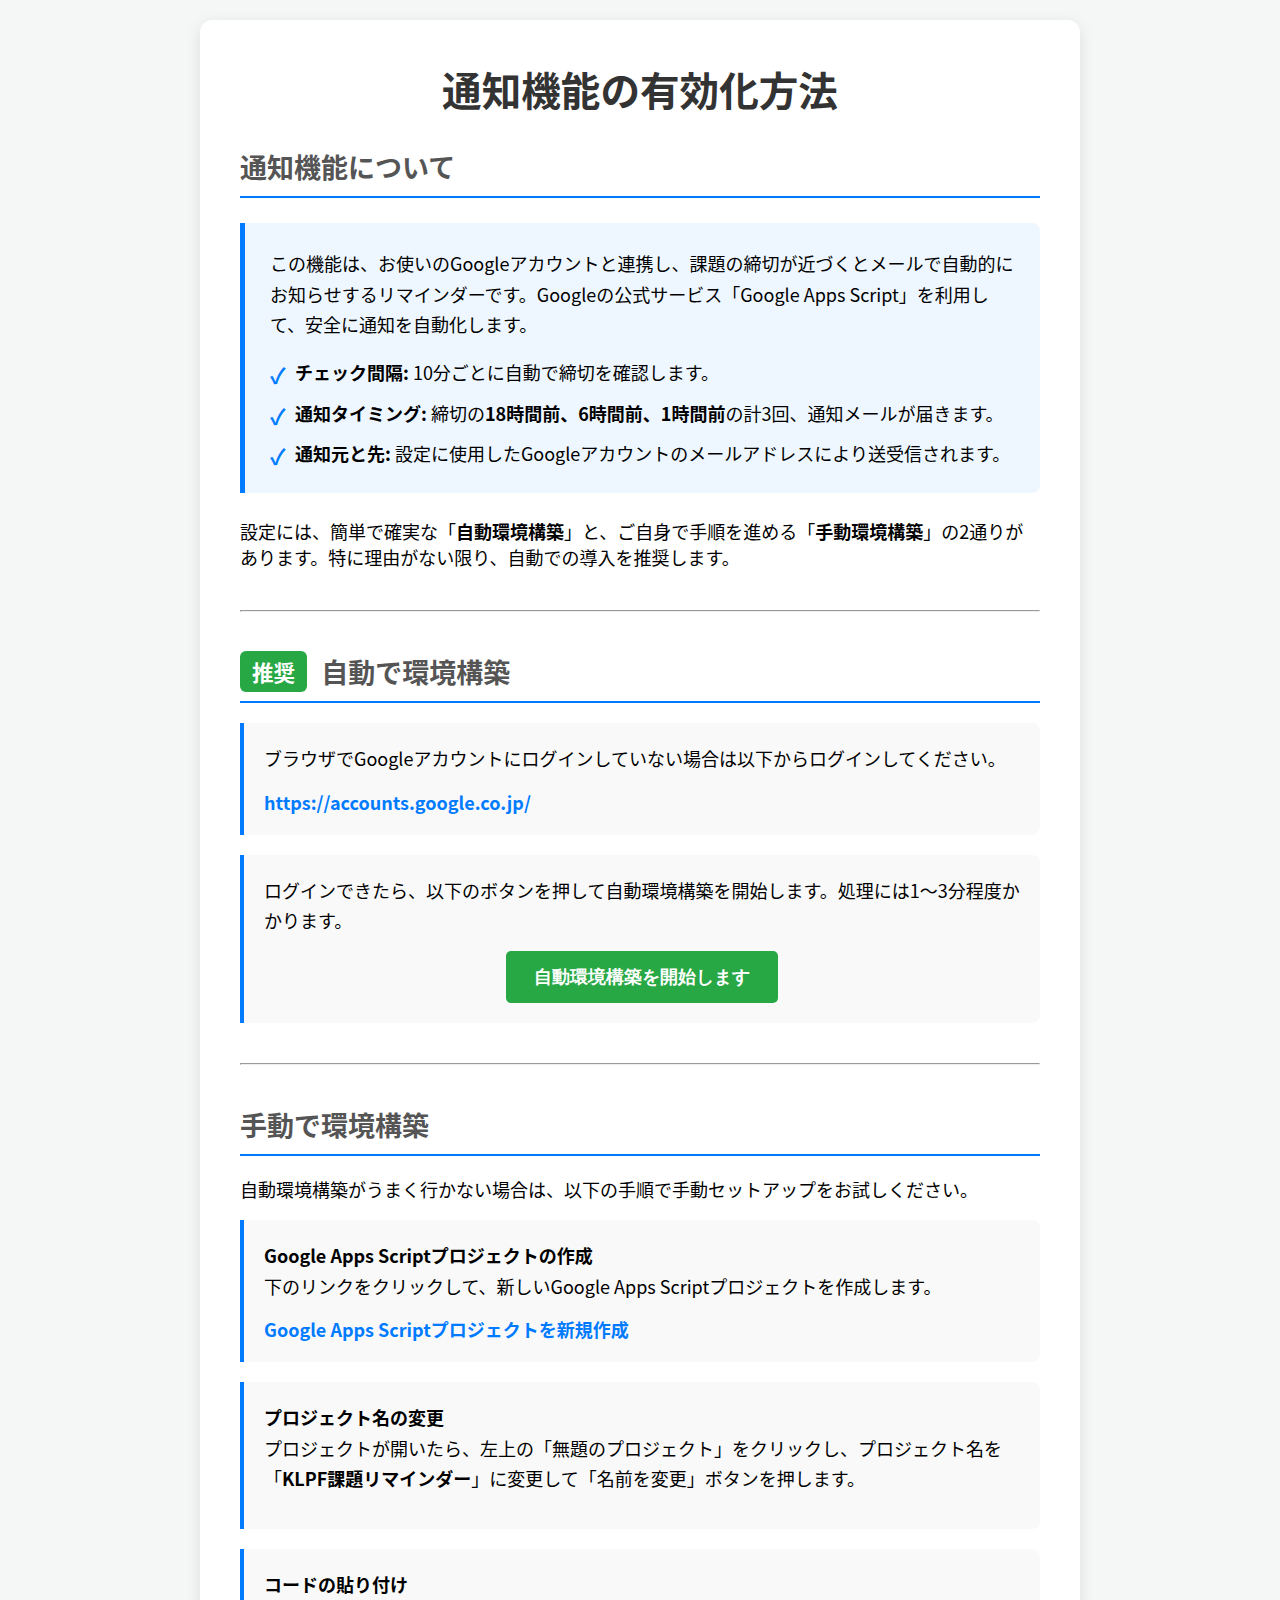
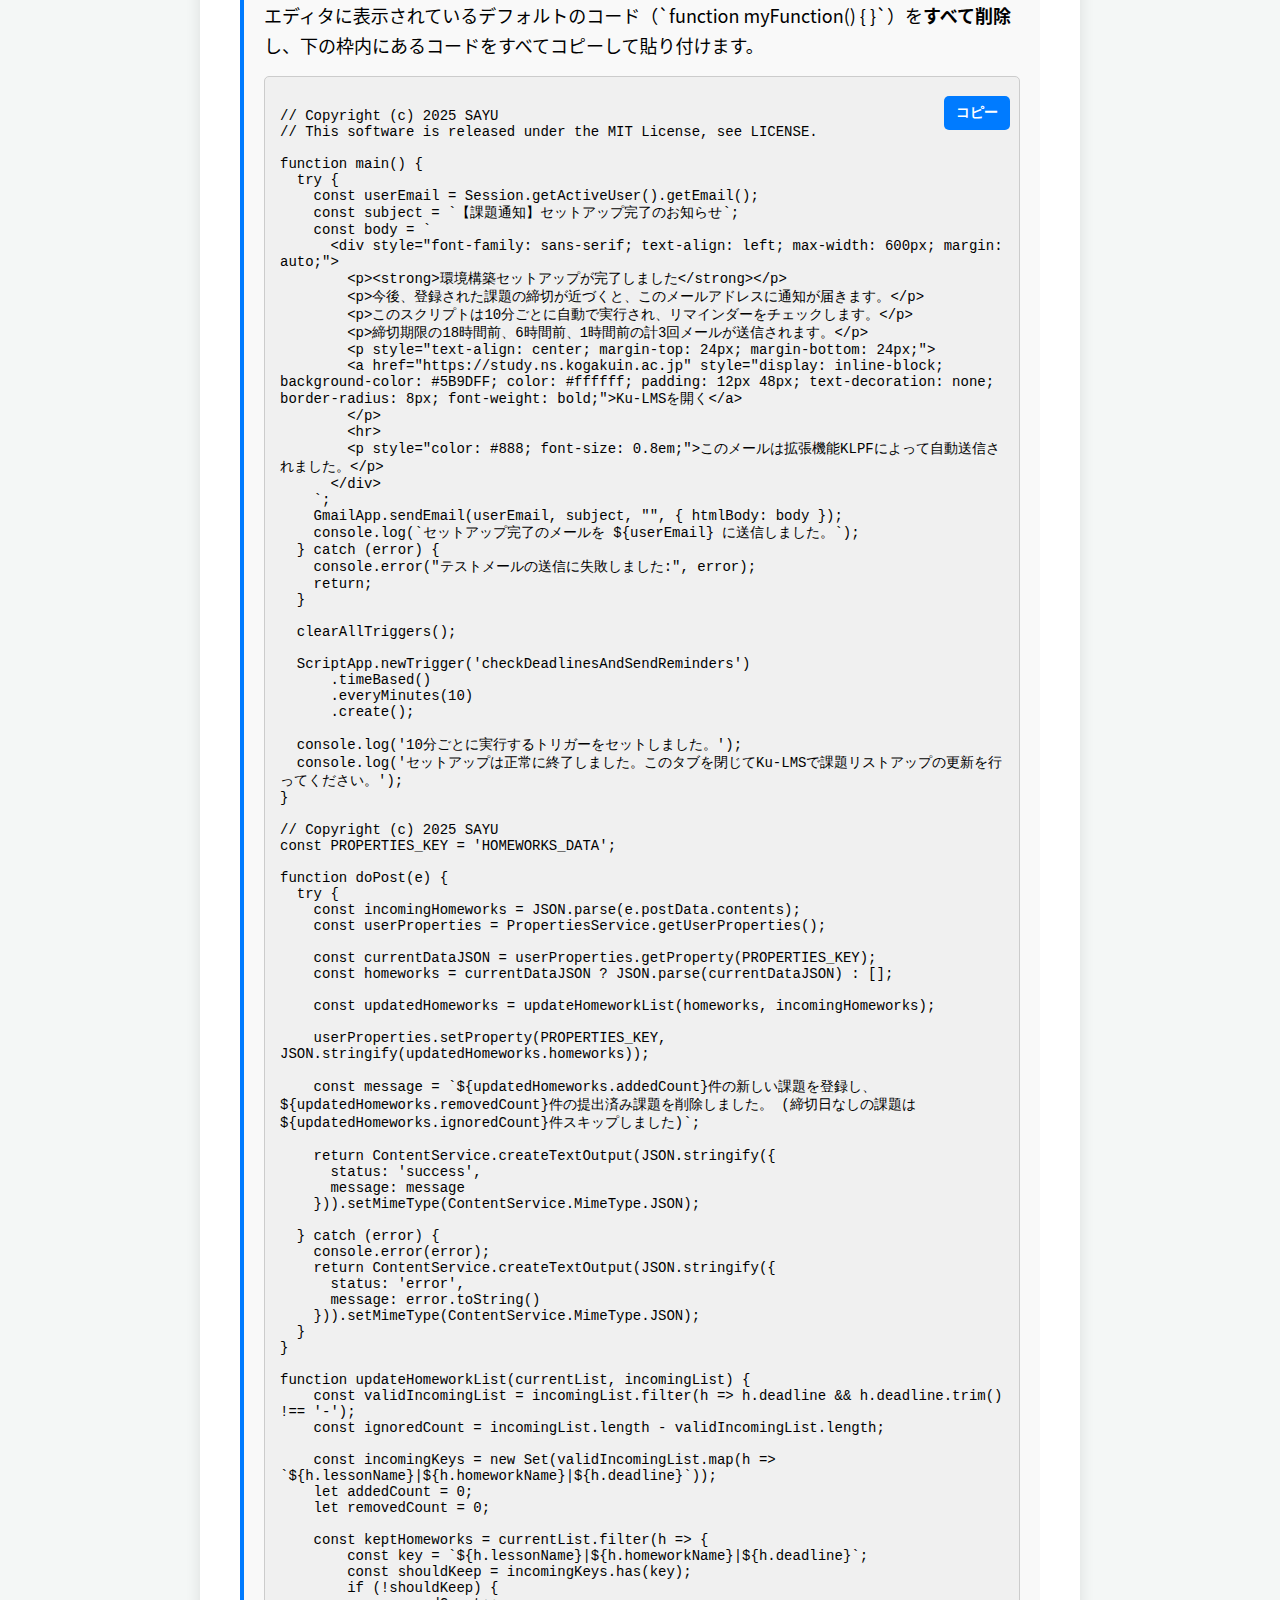
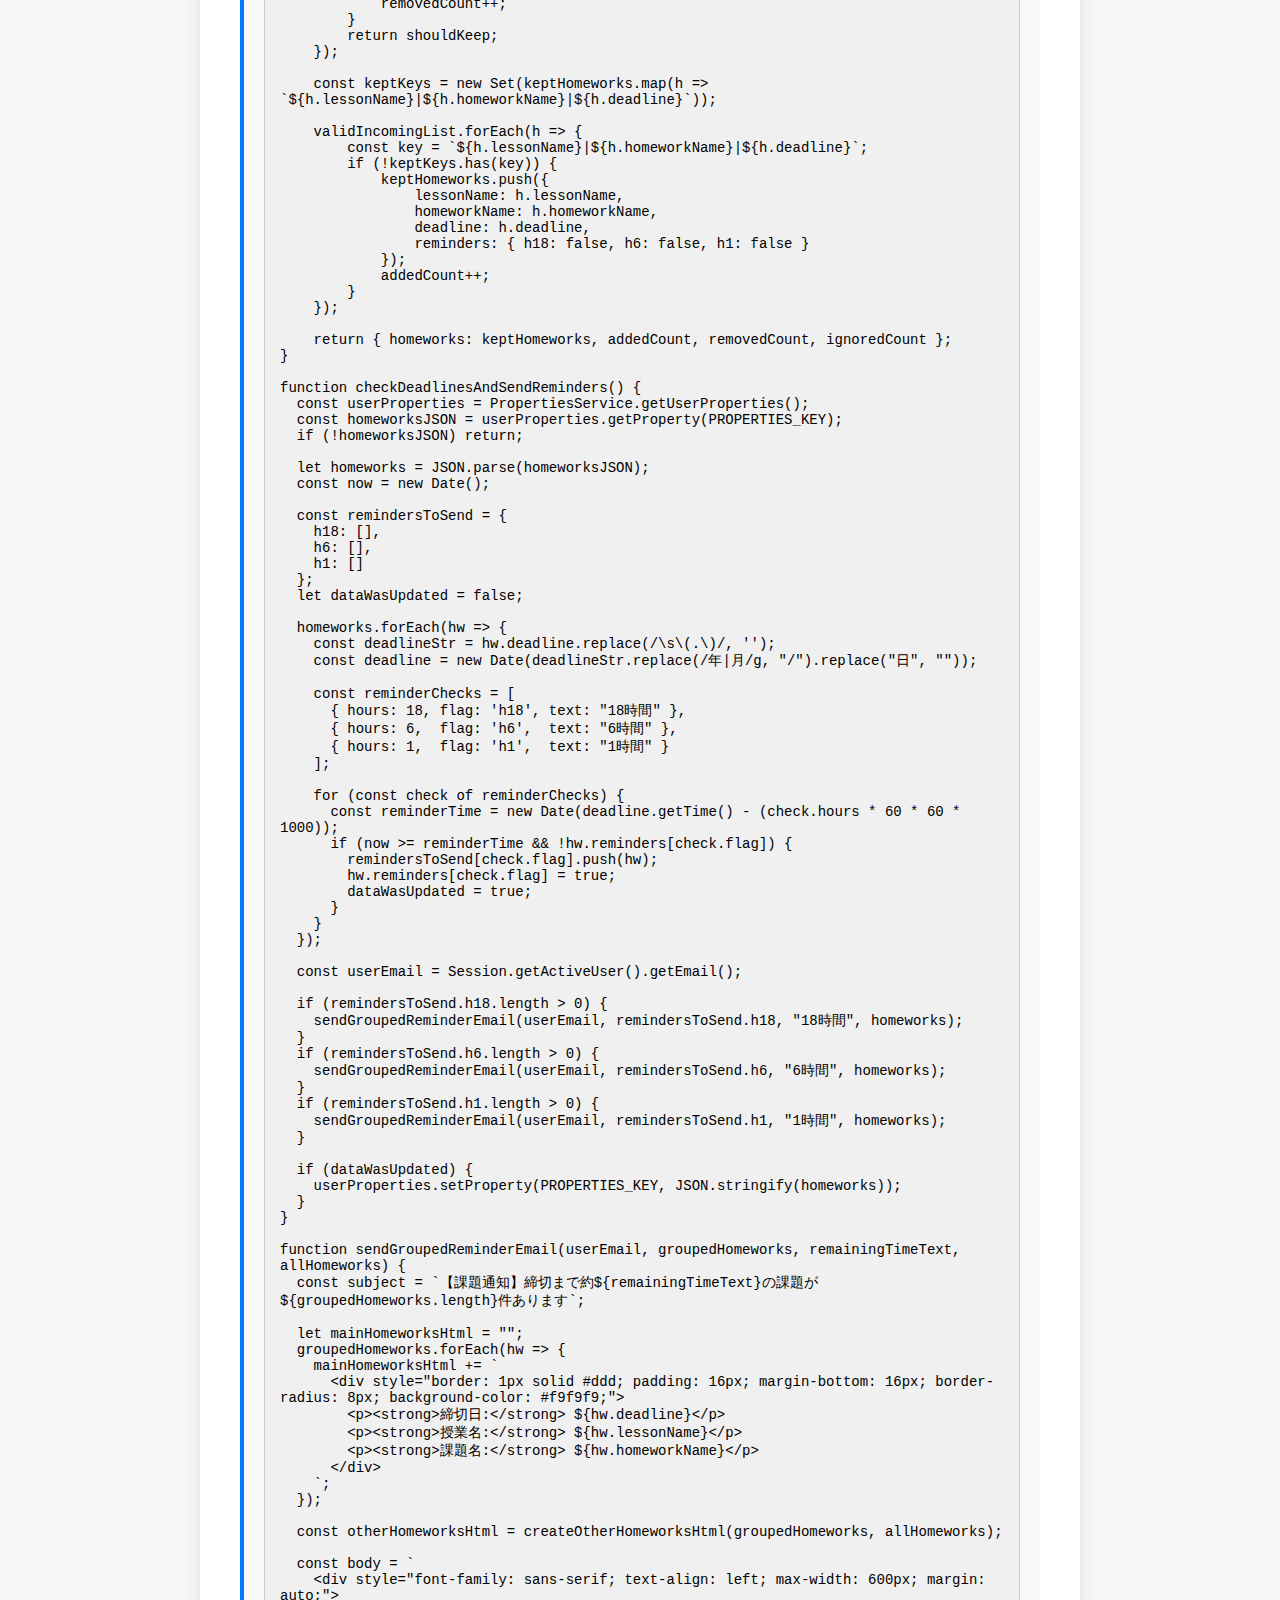
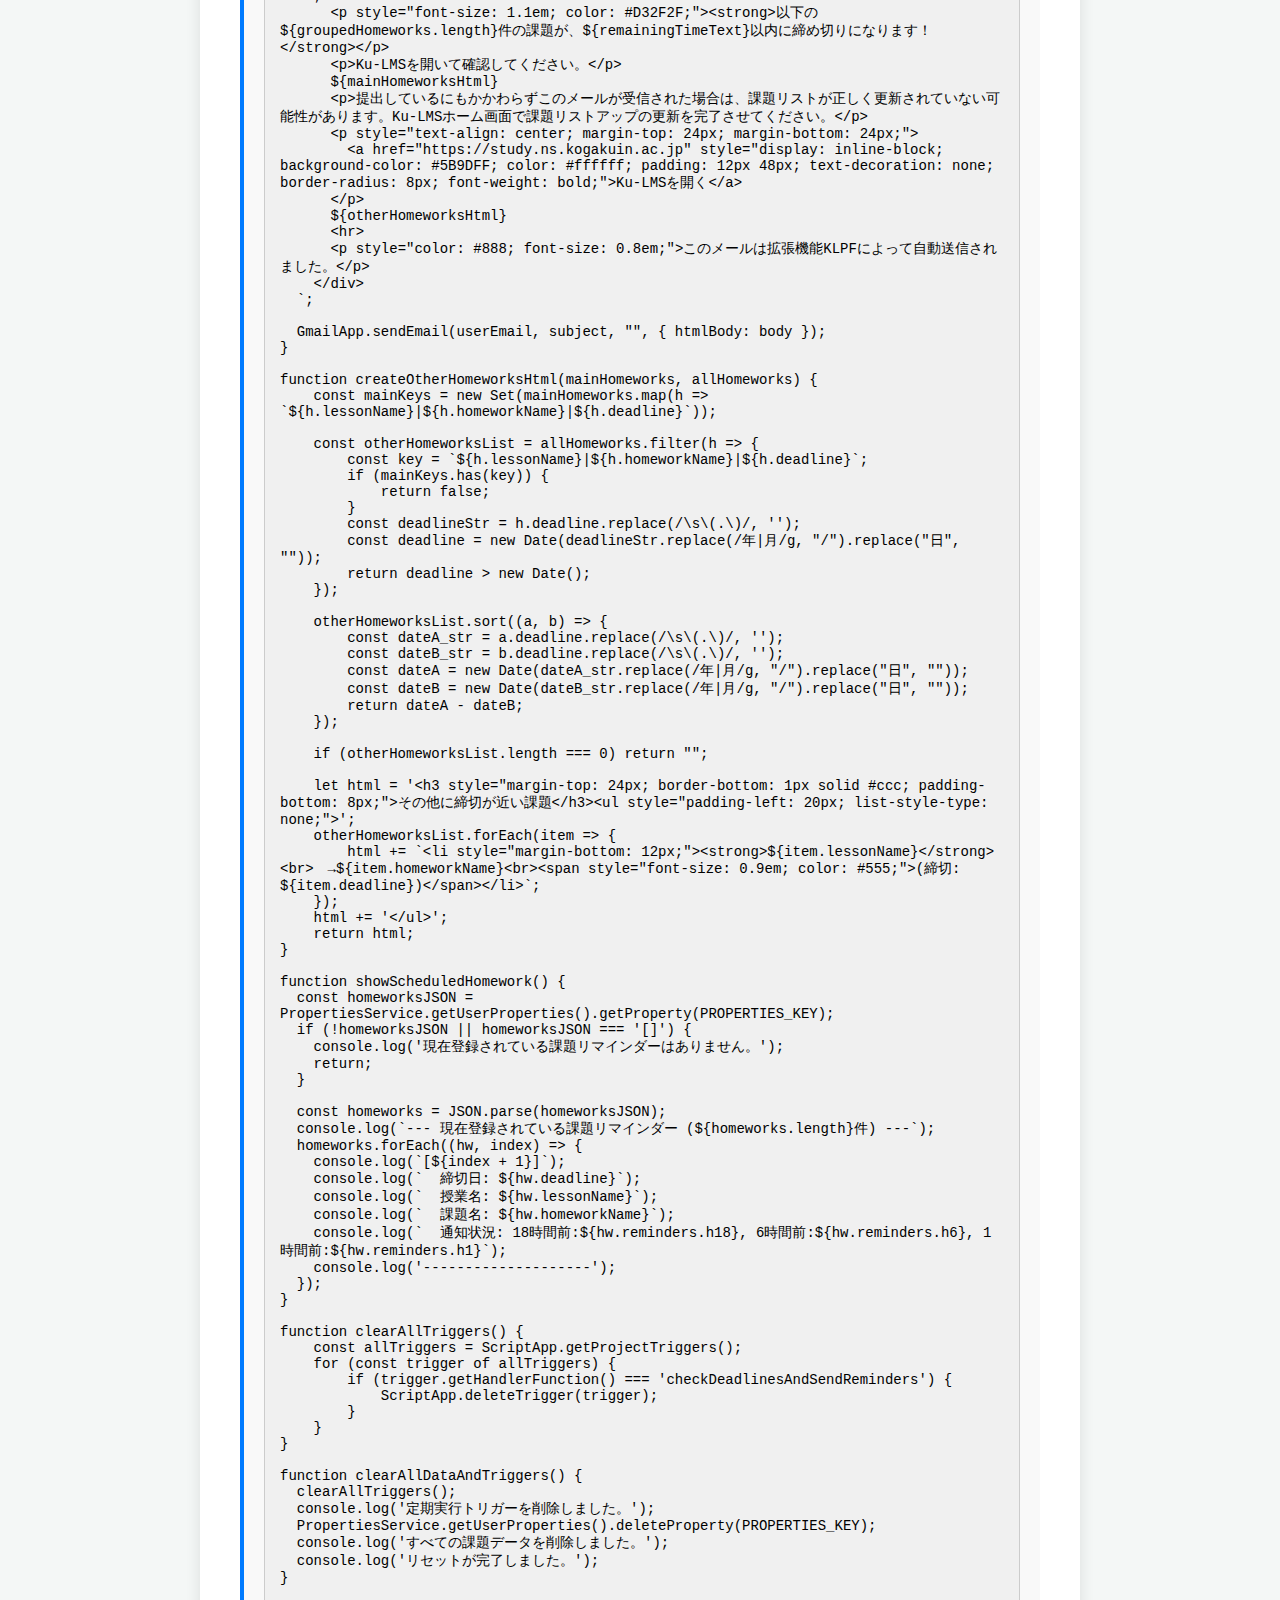
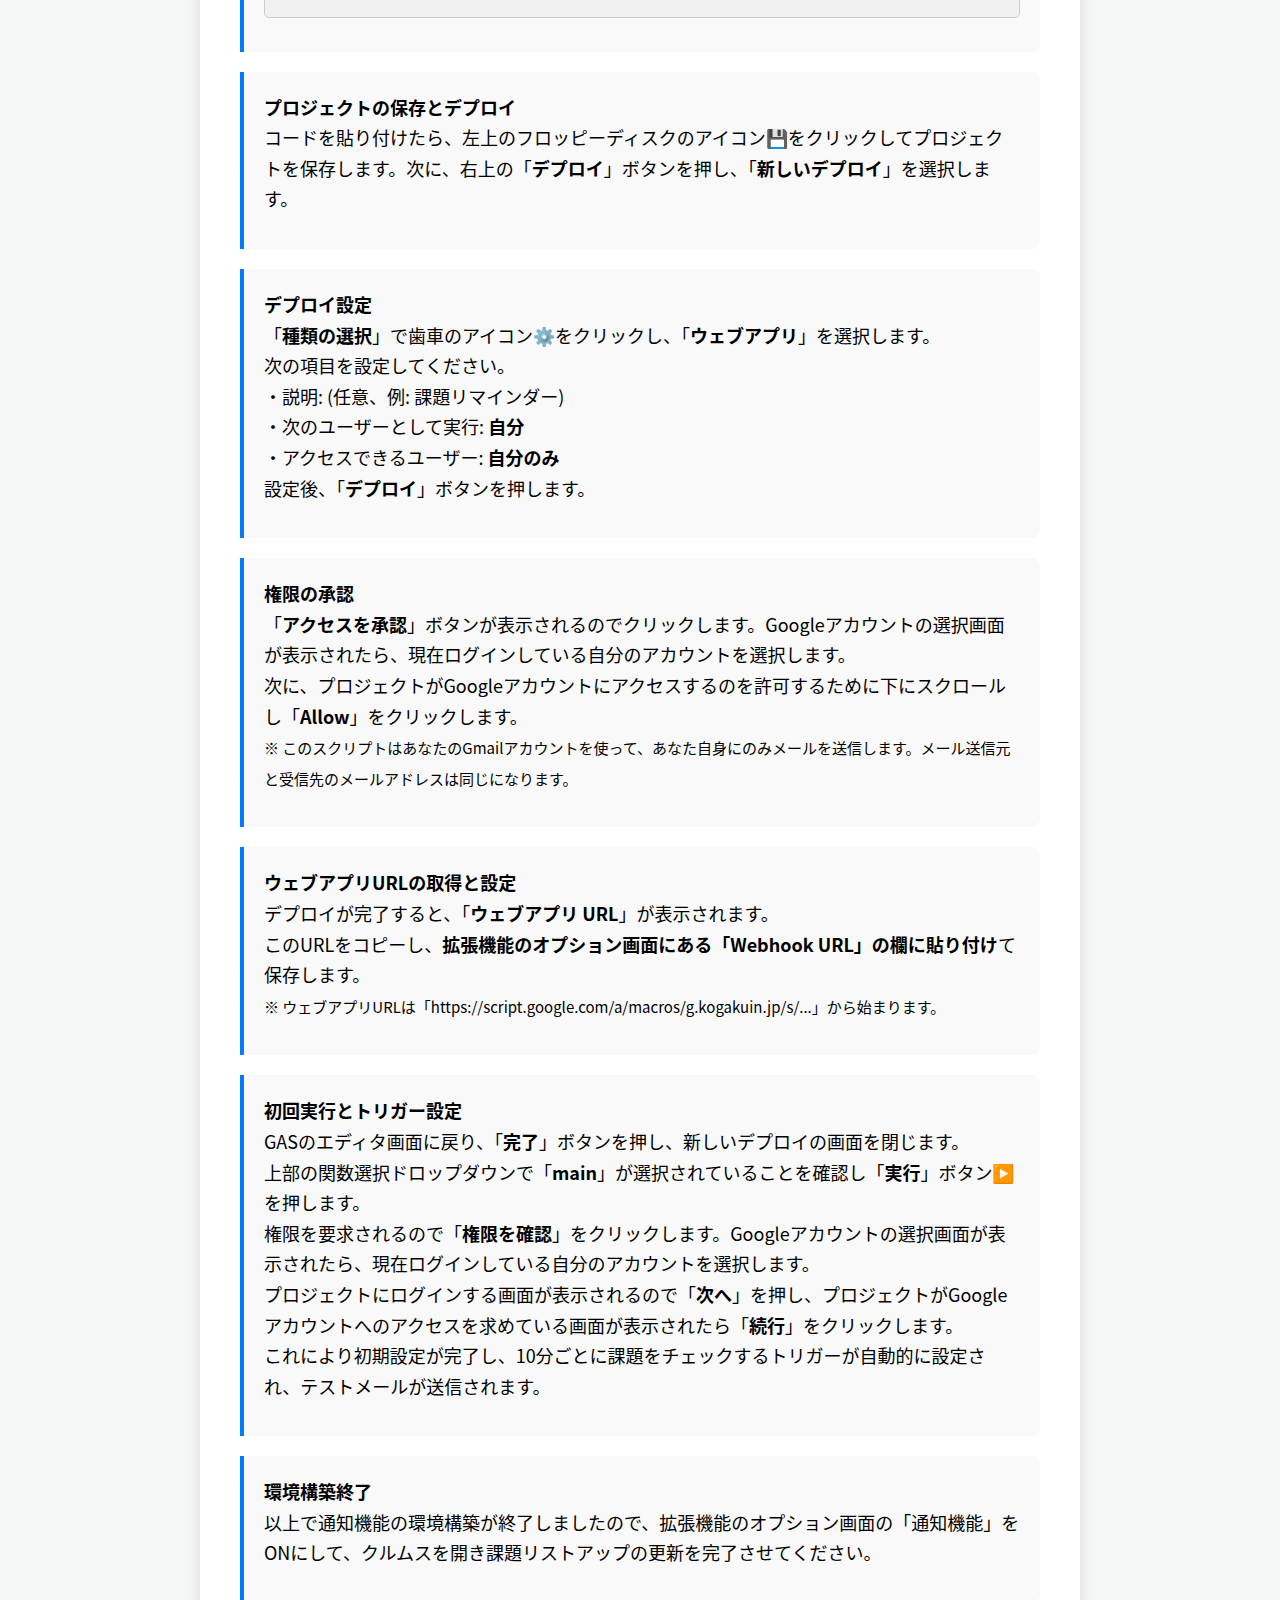
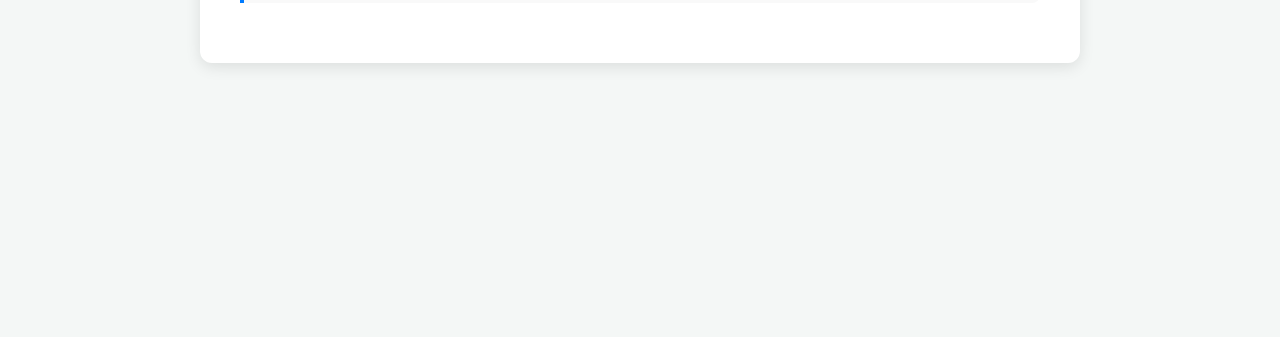
<file: gas/setupgas.html>
<!DOCTYPE html>
<html lang="ja">
<head>
    <meta charset="UTF-8">
    <meta name="viewport" content="width=device-width, initial-scale=1.0">
    <title>課題メール通知リマインダー</title>
    <link rel="stylesheet" href="setupgas.css">
</head>
<body>

    <div class="container">
        <h1>通知機能の有効化方法</h1>

        <h2>通知機能について</h2>
        
        <div class="notification-info">
            <p>この機能は、お使いのGoogleアカウントと連携し、課題の締切が近づくとメールで自動的にお知らせするリマインダーです。Googleの公式サービス「Google Apps Script」を利用して、安全に通知を自動化します。</p>
            <ul>
                <li><strong>チェック間隔:</strong> 10分ごとに自動で締切を確認します。</li>
                <li><strong>通知タイミング:</strong> 締切の<strong>18時間前、6時間前、1時間前</strong>の計3回、通知メールが届きます。</li>
                <li><strong>通知元と先:</strong> 設定に使用したGoogleアカウントのメールアドレスにより送受信されます。</li>
            </ul>
        </div>

        <p>設定には、簡単で確実な「<strong>自動環境構築</strong>」と、ご自身で手順を進める「<strong>手動環境構築</strong>」の2通りがあります。特に理由がない限り、自動での導入を推奨します。</p>

        <hr style="margin: 40px 0;">
        
        <h2><span class="recommended-badge">推奨</span> 自動で環境構築</h2>
        
        <ol class="steps">
            <li>
                <p>ブラウザでGoogleアカウントにログインしていない場合は以下からログインしてください。</p>
                <a href="https://accounts.google.co.jp/" target="_blank" rel="noopener noreferrer">
                    https://accounts.google.co.jp/
                </a>
            </li>
            <li>
                <p>ログインできたら、以下のボタンを押して自動環境構築を開始します。処理には1〜3分程度かかります。</p>
                <button id="setup-button">自動環境構築を開始します</button>
            </li>
        </ol>

        <hr style="margin: 40px 0;">

        <h2>手動で環境構築</h2>
        <p>自動環境構築がうまく行かない場合は、以下の手順で手動セットアップをお試しください。</p>
        <ol class="steps">
            <li>
                <p><strong>Google Apps Scriptプロジェクトの作成</strong><br>
                下のリンクをクリックして、新しいGoogle Apps Scriptプロジェクトを作成します。</p>
                <a href="https://script.google.com/home/projects/create" target="_blank" rel="noopener noreferrer">Google Apps Scriptプロジェクトを新規作成</a>
            </li>
            <li>
                <p><strong>プロジェクト名の変更</strong><br>
                プロジェクトが開いたら、左上の「無題のプロジェクト」をクリックし、プロジェクト名を「<strong>KLPF課題リマインダー</strong>」に変更して「名前を変更」ボタンを押します。</p>
            </li>
            <li>
                <p><strong>コードの貼り付け</strong><br>
                エディタに表示されているデフォルトのコード（`function myFunction() { }`）を<strong>すべて削除</strong>し、下の枠内にあるコードをすべてコピーして貼り付けます。</p>
                <div class="code-block-container">
                    <button id="copy-code-btn" class="copy-button">コピー</button>
                    <pre id="code-to-copy" style="background-color: #f0f0f0; border: 1px solid #ccc; padding: 15px; border-radius: 5px; white-space: pre-wrap; word-wrap: break-word; font-family: 'Courier New', Courier, monospace; font-size: 14px;"><code>
// Copyright (c) 2025 SAYU
// This software is released under the MIT License, see LICENSE.

function main() {
  try {
    const userEmail = Session.getActiveUser().getEmail();
    const subject = `【課題通知】セットアップ完了のお知らせ`;
    const body = `
      &lt;div style="font-family: sans-serif; text-align: left; max-width: 600px; margin: auto;"&gt;
        &lt;p&gt;&lt;strong&gt;環境構築セットアップが完了しました&lt;/strong&gt;&lt;/p&gt;
        &lt;p&gt;今後、登録された課題の締切が近づくと、このメールアドレスに通知が届きます。&lt;/p&gt;
        &lt;p&gt;このスクリプトは10分ごとに自動で実行され、リマインダーをチェックします。&lt;/p&gt;
        &lt;p&gt;締切期限の18時間前、6時間前、1時間前の計3回メールが送信されます。&lt;/p&gt;
        &lt;p style="text-align: center; margin-top: 24px; margin-bottom: 24px;"&gt;
        &lt;a href="https://study.ns.kogakuin.ac.jp" style="display: inline-block; background-color: #5B9DFF; color: #ffffff; padding: 12px 48px; text-decoration: none; border-radius: 8px; font-weight: bold;"&gt;Ku-LMSを開く&lt;/a&gt;
        &lt;/p&gt;
        &lt;hr&gt;
        &lt;p style="color: #888; font-size: 0.8em;"&gt;このメールは拡張機能KLPFによって自動送信されました。&lt;/p&gt;
      &lt;/div&gt;
    `;
    GmailApp.sendEmail(userEmail, subject, "", { htmlBody: body });
    console.log(`セットアップ完了のメールを ${userEmail} に送信しました。`);
  } catch (error) {
    console.error("テストメールの送信に失敗しました:", error);
    return;
  }

  clearAllTriggers();

  ScriptApp.newTrigger('checkDeadlinesAndSendReminders')
      .timeBased()
      .everyMinutes(10)
      .create();
  
  console.log('10分ごとに実行するトリガーをセットしました。');
  console.log('セットアップは正常に終了しました。このタブを閉じてKu-LMSで課題リストアップの更新を行ってください。');
}

// Copyright (c) 2025 SAYU
const PROPERTIES_KEY = 'HOMEWORKS_DATA'; 

function doPost(e) {
  try {
    const incomingHomeworks = JSON.parse(e.postData.contents);
    const userProperties = PropertiesService.getUserProperties();
    
    const currentDataJSON = userProperties.getProperty(PROPERTIES_KEY);
    const homeworks = currentDataJSON ? JSON.parse(currentDataJSON) : [];

    const updatedHomeworks = updateHomeworkList(homeworks, incomingHomeworks);

    userProperties.setProperty(PROPERTIES_KEY, JSON.stringify(updatedHomeworks.homeworks));

    const message = `${updatedHomeworks.addedCount}件の新しい課題を登録し、${updatedHomeworks.removedCount}件の提出済み課題を削除しました。 (締切日なしの課題は${updatedHomeworks.ignoredCount}件スキップしました)`;

    return ContentService.createTextOutput(JSON.stringify({
      status: 'success',
      message: message
    })).setMimeType(ContentService.MimeType.JSON);

  } catch (error) {
    console.error(error);
    return ContentService.createTextOutput(JSON.stringify({
      status: 'error',
      message: error.toString()
    })).setMimeType(ContentService.MimeType.JSON);
  }
}

function updateHomeworkList(currentList, incomingList) {
    const validIncomingList = incomingList.filter(h => h.deadline && h.deadline.trim() !== '‐');
    const ignoredCount = incomingList.length - validIncomingList.length;

    const incomingKeys = new Set(validIncomingList.map(h => `${h.lessonName}|${h.homeworkName}|${h.deadline}`));
    let addedCount = 0;
    let removedCount = 0;

    const keptHomeworks = currentList.filter(h => {
        const key = `${h.lessonName}|${h.homeworkName}|${h.deadline}`;
        const shouldKeep = incomingKeys.has(key);
        if (!shouldKeep) {
            removedCount++;
        }
        return shouldKeep;
    });

    const keptKeys = new Set(keptHomeworks.map(h => `${h.lessonName}|${h.homeworkName}|${h.deadline}`));

    validIncomingList.forEach(h => {
        const key = `${h.lessonName}|${h.homeworkName}|${h.deadline}`;
        if (!keptKeys.has(key)) {
            keptHomeworks.push({
                lessonName: h.lessonName,
                homeworkName: h.homeworkName,
                deadline: h.deadline,
                reminders: { h18: false, h6: false, h1: false } 
            });
            addedCount++;
        }
    });

    return { homeworks: keptHomeworks, addedCount, removedCount, ignoredCount };
}

function checkDeadlinesAndSendReminders() {
  const userProperties = PropertiesService.getUserProperties();
  const homeworksJSON = userProperties.getProperty(PROPERTIES_KEY);
  if (!homeworksJSON) return;

  let homeworks = JSON.parse(homeworksJSON);
  const now = new Date();
  
  const remindersToSend = {
    h18: [],
    h6: [],
    h1: []
  };
  let dataWasUpdated = false;

  homeworks.forEach(hw => {
    const deadlineStr = hw.deadline.replace(/\s\(.\)/, '');
    const deadline = new Date(deadlineStr.replace(/年|月/g, "/").replace("日", ""));
    
    const reminderChecks = [
      { hours: 18, flag: 'h18', text: "18時間" },
      { hours: 6,  flag: 'h6',  text: "6時間" },
      { hours: 1,  flag: 'h1',  text: "1時間" }
    ];

    for (const check of reminderChecks) {
      const reminderTime = new Date(deadline.getTime() - (check.hours * 60 * 60 * 1000));
      if (now >= reminderTime && !hw.reminders[check.flag]) {
        remindersToSend[check.flag].push(hw);
        hw.reminders[check.flag] = true;
        dataWasUpdated = true;
      }
    }
  });

  const userEmail = Session.getActiveUser().getEmail();

  if (remindersToSend.h18.length > 0) {
    sendGroupedReminderEmail(userEmail, remindersToSend.h18, "18時間", homeworks);
  }
  if (remindersToSend.h6.length > 0) {
    sendGroupedReminderEmail(userEmail, remindersToSend.h6, "6時間", homeworks);
  }
  if (remindersToSend.h1.length > 0) {
    sendGroupedReminderEmail(userEmail, remindersToSend.h1, "1時間", homeworks);
  }

  if (dataWasUpdated) {
    userProperties.setProperty(PROPERTIES_KEY, JSON.stringify(homeworks));
  }
}

function sendGroupedReminderEmail(userEmail, groupedHomeworks, remainingTimeText, allHomeworks) {
  const subject = `【課題通知】締切まで約${remainingTimeText}の課題が${groupedHomeworks.length}件あります`;
  
  let mainHomeworksHtml = "";
  groupedHomeworks.forEach(hw => {
    mainHomeworksHtml += `
      &lt;div style="border: 1px solid #ddd; padding: 16px; margin-bottom: 16px; border-radius: 8px; background-color: #f9f9f9;"&gt;
        &lt;p&gt;&lt;strong&gt;締切日:&lt;/strong&gt; ${hw.deadline}&lt;/p&gt;
        &lt;p&gt;&lt;strong&gt;授業名:&lt;/strong&gt; ${hw.lessonName}&lt;/p&gt;
        &lt;p&gt;&lt;strong&gt;課題名:&lt;/strong&gt; ${hw.homeworkName}&lt;/p&gt;
      &lt;/div&gt;
    `;
  });

  const otherHomeworksHtml = createOtherHomeworksHtml(groupedHomeworks, allHomeworks);

  const body = `
    &lt;div style="font-family: sans-serif; text-align: left; max-width: 600px; margin: auto;"&gt;
      &lt;p style="font-size: 1.1em; color: #D32F2F;"&gt;&lt;strong&gt;以下の${groupedHomeworks.length}件の課題が、${remainingTimeText}以内に締め切りになります！&lt;/strong&gt;&lt;/p&gt;
      &lt;p&gt;Ku-LMSを開いて確認してください。&lt;/p&gt;
      ${mainHomeworksHtml}
      &lt;p&gt;提出しているにもかかわらずこのメールが受信された場合は、課題リストが正しく更新されていない可能性があります。Ku-LMSホーム画面で課題リストアップの更新を完了させてください。&lt;/p&gt;
      &lt;p style="text-align: center; margin-top: 24px; margin-bottom: 24px;"&gt;
        &lt;a href="https://study.ns.kogakuin.ac.jp" style="display: inline-block; background-color: #5B9DFF; color: #ffffff; padding: 12px 48px; text-decoration: none; border-radius: 8px; font-weight: bold;"&gt;Ku-LMSを開く&lt;/a&gt;
      &lt;/p&gt;
      ${otherHomeworksHtml}
      &lt;hr&gt;
      &lt;p style="color: #888; font-size: 0.8em;"&gt;このメールは拡張機能KLPFによって自動送信されました。&lt;/p&gt;
    &lt;/div&gt;
  `;
  
  GmailApp.sendEmail(userEmail, subject, "", { htmlBody: body });
}

function createOtherHomeworksHtml(mainHomeworks, allHomeworks) {
    const mainKeys = new Set(mainHomeworks.map(h => `${h.lessonName}|${h.homeworkName}|${h.deadline}`));

    const otherHomeworksList = allHomeworks.filter(h => {
        const key = `${h.lessonName}|${h.homeworkName}|${h.deadline}`;
        if (mainKeys.has(key)) {
            return false;
        }
        const deadlineStr = h.deadline.replace(/\s\(.\)/, '');
        const deadline = new Date(deadlineStr.replace(/年|月/g, "/").replace("日", ""));
        return deadline > new Date();
    });

    otherHomeworksList.sort((a, b) => {
        const dateA_str = a.deadline.replace(/\s\(.\)/, '');
        const dateB_str = b.deadline.replace(/\s\(.\)/, '');
        const dateA = new Date(dateA_str.replace(/年|月/g, "/").replace("日", ""));
        const dateB = new Date(dateB_str.replace(/年|月/g, "/").replace("日", ""));
        return dateA - dateB;
    });

    if (otherHomeworksList.length === 0) return "";

    let html = '&lt;h3 style="margin-top: 24px; border-bottom: 1px solid #ccc; padding-bottom: 8px;"&gt;その他に締切が近い課題&lt;/h3&gt;&lt;ul style="padding-left: 20px; list-style-type: none;"&gt;';
    otherHomeworksList.forEach(item => {
        html += `&lt;li style="margin-bottom: 12px;"&gt;&lt;strong&gt;${item.lessonName}&lt;/strong&gt;&lt;br&gt;　→${item.homeworkName}&lt;br&gt;&lt;span style="font-size: 0.9em; color: #555;"&gt;(締切: ${item.deadline})&lt;/span&gt;&lt;/li&gt;`;
    });
    html += '&lt;/ul&gt;';
    return html;
}

function showScheduledHomework() {
  const homeworksJSON = PropertiesService.getUserProperties().getProperty(PROPERTIES_KEY);
  if (!homeworksJSON || homeworksJSON === '[]') {
    console.log('現在登録されている課題リマインダーはありません。');
    return;
  }
  
  const homeworks = JSON.parse(homeworksJSON);
  console.log(`--- 現在登録されている課題リマインダー (${homeworks.length}件) ---`);
  homeworks.forEach((hw, index) => {
    console.log(`[${index + 1}]`);
    console.log(`  締切日: ${hw.deadline}`);
    console.log(`  授業名: ${hw.lessonName}`);
    console.log(`  課題名: ${hw.homeworkName}`);
    console.log(`  通知状況: 18時間前:${hw.reminders.h18}, 6時間前:${hw.reminders.h6}, 1時間前:${hw.reminders.h1}`);
    console.log('--------------------');
  });
}

function clearAllTriggers() {
    const allTriggers = ScriptApp.getProjectTriggers();
    for (const trigger of allTriggers) {
        if (trigger.getHandlerFunction() === 'checkDeadlinesAndSendReminders') {
            ScriptApp.deleteTrigger(trigger);
        }
    }
}

function clearAllDataAndTriggers() {
  clearAllTriggers();
  console.log('定期実行トリガーを削除しました。');
  PropertiesService.getUserProperties().deleteProperty(PROPERTIES_KEY);
  console.log('すべての課題データを削除しました。');
  console.log('リセットが完了しました。');
}
                  </code></pre>
                </div>
            </li>
            <li>
                <p><strong>プロジェクトの保存とデプロイ</strong><br>
                コードを貼り付けたら、左上のフロッピーディスクのアイコン💾をクリックしてプロジェクトを保存します。次に、右上の「<strong>デプロイ</strong>」ボタンを押し、「<strong>新しいデプロイ</strong>」を選択します。</p>
            </li>
             <li>
                <p><strong>デプロイ設定</strong><br>
                「<strong>種類の選択</strong>」で歯車のアイコン⚙️をクリックし、「<strong>ウェブアプリ</strong>」を選択します。<br>次の項目を設定してください。<br>
                ・説明: (任意、例: 課題リマインダー)<br>
                ・次のユーザーとして実行: <strong>自分</strong><br>
                ・アクセスできるユーザー: <strong>自分のみ</strong><br>
                設定後、「<strong>デプロイ</strong>」ボタンを押します。</p>
            </li>
            <li>
                <p><strong>権限の承認</strong><br>
                「<strong>アクセスを承認</strong>」ボタンが表示されるのでクリックします。Googleアカウントの選択画面が表示されたら、現在ログインしている自分のアカウントを選択します。<br>
                次に、プロジェクトがGoogleアカウントにアクセスするのを許可するために下にスクロールし「<strong>Allow</strong>」をクリックします。<br>
                <small>※ このスクリプトはあなたのGmailアカウントを使って、あなた自身にのみメールを送信します。メール送信元と受信先のメールアドレスは同じになります。</small></p>
            </li>
            <li>
                <p><strong>ウェブアプリURLの取得と設定</strong><br>
                デプロイが完了すると、「<strong>ウェブアプリ URL</strong>」が表示されます。<br>このURLをコピーし、<strong>拡張機能のオプション画面にある「Webhook URL」の欄に貼り付け</strong>て保存します。<br>
                <small>※ ウェブアプリURLは「https://script.google.com/a/macros/g.kogakuin.jp/s/...」から始まります。</small></p>
            </li>
            <li>
                <p><strong>初回実行とトリガー設定</strong><br>
                GASのエディタ画面に戻り、「<strong>完了</strong>」ボタンを押し、新しいデプロイの画面を閉じます。<br>
                上部の関数選択ドロップダウンで「<strong>main</strong>」が選択されていることを確認し「<strong>実行</strong>」ボタン▶️を押します。<br>
                権限を要求されるので「<strong>権限を確認</strong>」をクリックします。Googleアカウントの選択画面が表示されたら、現在ログインしている自分のアカウントを選択します。<br>
                プロジェクトにログインする画面が表示されるので「<strong>次へ</strong>」を押し、プロジェクトがGoogleアカウントへのアクセスを求めている画面が表示されたら「<strong>続行</strong>」をクリックします。<br>
                これにより初期設定が完了し、10分ごとに課題をチェックするトリガーが自動的に設定され、テストメールが送信されます。</p>
            </li>
            <li>
                <p><strong>環境構築終了</strong><br>
                以上で通知機能の環境構築が終了しましたので、拡張機能のオプション画面の「通知機能」をONにして、クルムスを開き課題リストアップの更新を完了させてください。
                </p>
            </li>
        </ol>

    </div>

    <script src="setupgas.js"></script>
</body>
</html>
</file>
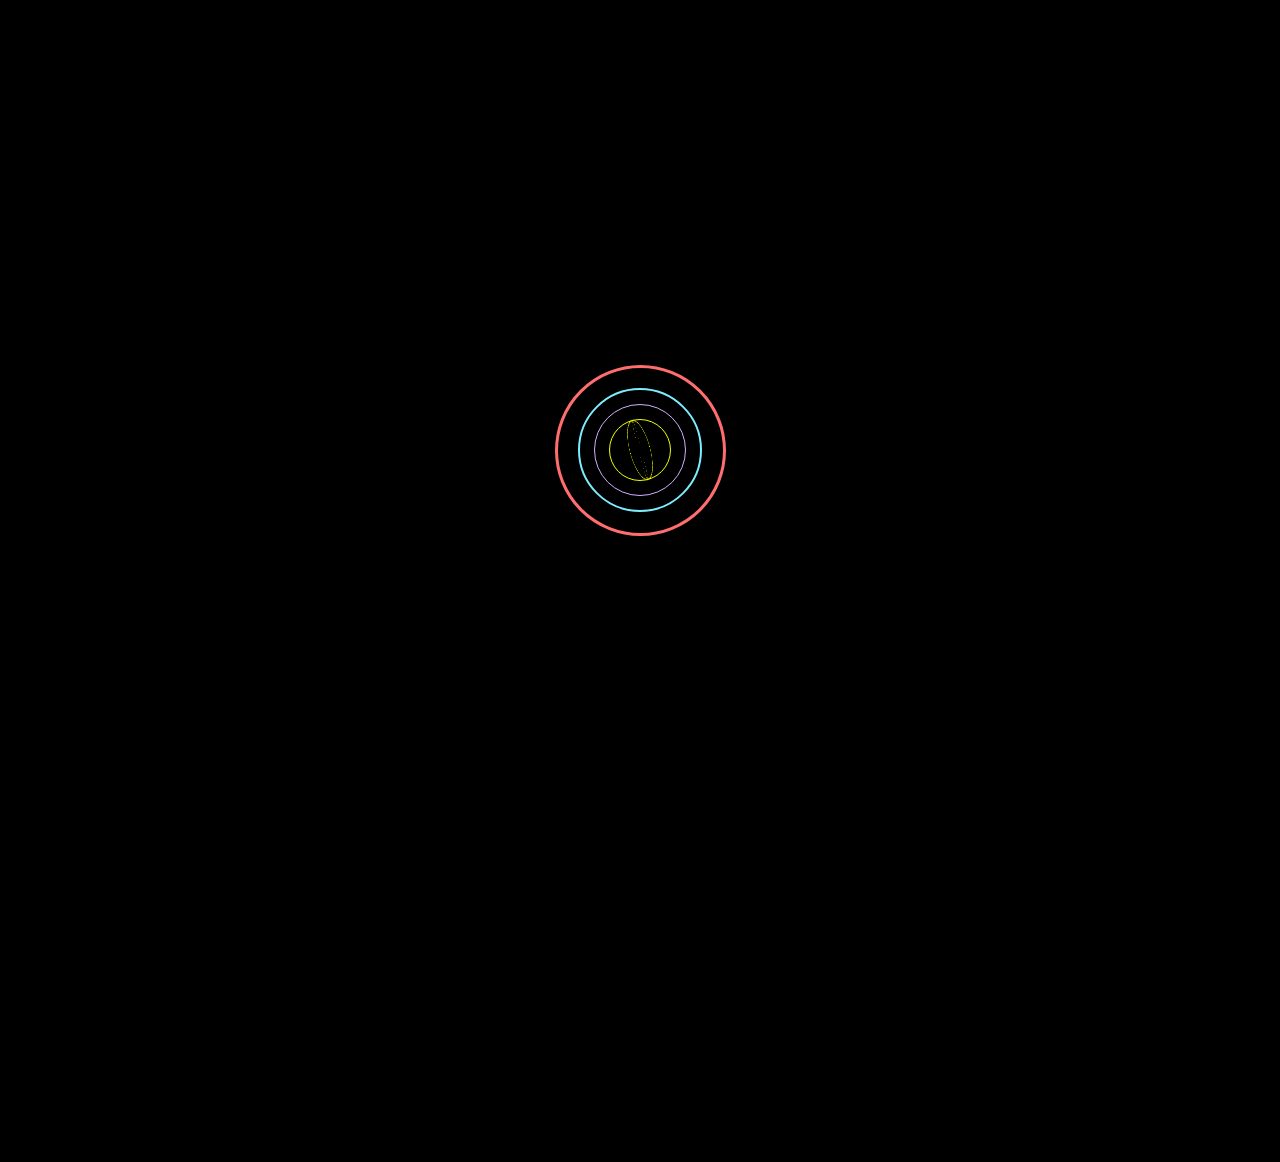
<file: setting/options.html>
<!DOCTYPE html>
<html lang="ja">
<head>
    <meta charset="UTF-8">
    <title>KLPF</title>
    <link rel="stylesheet" href="options.css">
</head>
<body>
    <div class="custom-cursor"></div>
    <div id="particle-canvas"></div>
    <div class="loading">
        <div class="orbit4 leo"></div>
        <div class="orbit3 leo"></div>
        <div class="orbit2 leo"></div>
        <div class="orbit1 w1 leo"></div>
        <div class="orbit1 w2 leo"></div>
        <div class="orbit1 w3 leo"></div>
    </div>

    <div class="settings-wrapper">

        <div class="container main-settings">
            <h1 class="box_color">KLPF</h1>

            <div id="update-notification" class="update-notification"></div>

            <div class="switch-container" title="Ku-LMS もしくは ku-port を開くと自動でログインされます。使用する場合は統合認証ユーザー名とパスワードを入力してください。">
                <span class="switch-label">自動ログイン</span>
                <label class="switch">
                    <input type="checkbox" id="auto-login">
                    <span class="slider"></span>
                </label>
            </div>

            <div class="switch-container" title="KuLMSで自動ログアウトされるのを無効化します。">
                <span class="switch-label">自動ログアウト無効</span>
                <label class="switch">
                    <input type="checkbox" id="logout-block">
                    <span class="slider"></span>
                </label>
            </div>
            
            <div class="switch-container" title="未提出課題、未実施テストをまとめてKu-LMSホーム画面に表示します。">
                <span class="switch-label">課題リストアップ</span>
                <label class="switch">
                    <input type="checkbox" id="home-work">
                    <span class="slider"></span>
                </label>
            </div>

            <div class="switch-container" title="Meet を開くと自動でカメラとマイクをオフにして参加します。">
                <span class="switch-label">Meetミュート参加</span>
                <label class="switch">
                    <input type="checkbox" id="auto-meet">
                    <span class="slider"></span>
                </label>
            </div>

            <div class="switch-container" title="クォーター、曜日、時間を選択し、Ku-LMSを開いておくと3分前に自動で出席ボタンを押しmeetに参加します。">
                <span class="switch-label">[β] 自動出席</span>
                <label class="switch">
                    <input type="checkbox" id="auto-attend">
                    <span class="slider"></span>
                </label>
            </div>

            <div class="switch-container" title="Ku-LMSで講義絞り込み機能の設定を記憶して自動で適用します。自動で履修中科目のみ表示するチェックボックスが追加されます。">
                <span class="switch-label">履修中科目のみ表示</span>
                <label class="switch">
                    <input type="checkbox" id="search-subject">
                    <span class="slider"></span>
                </label>
            </div>

            <div class="switch-container" title="教材ページで教材リンクの隣に一括開封のボタンを配置します。それをクリックするとそのリンクの中にある教材を自動で開き、参照済みにします。">
                <span class="switch-label">[β] 教材一括開封</span>
                <label class="switch">
                    <input type="checkbox" id="kyozai-open">
                    <span class="slider"></span>
                </label>
            </div>

            <div class="switch-container" title="Ku-LMSで右上に現在時刻と、授業開始もしくは終了までの時間が表示されます。">
                <span class="switch-label">授業時間表示</span>
                <label class="switch">
                    <input type="checkbox" id="show-time">
                    <span class="slider"></span>
                </label>
            </div>

            <div class="switch-container" title="Ku-LMSにダークモードのテーマを適用します。">
                <span class="switch-label">[β] ダークモード</span>
                <label class="switch">
                    <input type="checkbox" id="dark-mode">
                    <span class="slider"></span>
                </label>
            </div>

            <!--
                <div class="switch-container" title="-">
                    <span class="switch-label">[x] カスタムテーマ</span>
                    <label class="switch">
                        <input type="checkbox" id="custom-theme">
                        <span class="slider"></span>
                    </label>
                </div>
            -->

            <p id="status">設定が保存されました</p>
        </div>

        <div id="options-panel" class="options-panel">

            <div id="auto-login-options" class="options-group">
                <div class="container options-container">
                    <h2 class="gradient-label">自動ログイン設定</h2>
                    <label for="username">ユーザー名</label>
                    <input type="text" id="username" placeholder="ユーザー名を入力">
                    <label for="password">パスワード</label>
                    <input type="password" id="password" placeholder="パスワードを入力">
                </div>
            </div>

            <div id="auto-attend-options" class="options-group">
                <div class="container options-container attend-settings">
                    <h2 class="gradient-label">自動出席</h2>
                    <div class="inline-container">
                        <div>
                            <select id="class-term">
                                <option value="Q1">1Q</option>
                                <option value="Q2">2Q</option>
                                <option value="Q3">3Q</option>
                                <option value="Q4">4Q</option>
                                <option value="前期">前期</option>
                                <option value="後期">後期</option>
                            </select>
                        </div>
                        <div>
                            <select id="day-select">
                                <option value="1">月</option>
                                <option value="2">火</option>
                                <option value="3">水</option>
                                <option value="4">木</option>
                                <option value="5">金</option>
                                <option value="6">土</option>
                            </select>
                        </div>
                        <div>
                            <select id="class-period">
                                <option value="2限">2限</option>
                                <option value="3限">3限</option>
                                <option value="4限">4限</option>
                                <option value="5限">5限</option>
                            </select>
                        </div>
                    </div>
                    <label class="checkbox-wrapper">
                        <input type="checkbox" id="attend-button">
                        <div class="checkmark">
                            <svg stroke="currentColor" fill="none" viewBox="0 0 24 24">
                                <path stroke-linejoin="round" stroke-linecap="round" stroke-width="3" d="M20 6L9 17L4 12"></path>
                            </svg>
                        </div>
                        <span class="label">出席ボタン</span>
                    </label>
                    <label for="meet-id">Meet URL</label>
                    <input type="text" id="meet-id" placeholder="https://meet.google.com/xxx-xxxx-xxx">
                </div>
            </div>

            <div id="homework-options" class="options-group">
                <div class="container options-container">
                    <h2 class="gradient-label">課題リストアップ設定</h2>
                    <label class="checkbox-wrapper">
                        <input type="checkbox" id="homework-notification">
                        <div class="checkmark">
                            <svg stroke="currentColor" fill="none" viewBox="0 0 24 24">
                                <path stroke-linejoin="round" stroke-linecap="round" stroke-width="3" d="M20 6L9 17L4 12"></path>
                            </svg>
                        </div>
                        <span class="label">通知機能</span>
                    </label>
                    <label for="homework-webhook-url">Webhook URL</label>
                    <input type="text" id="homework-webhook-url" placeholder="https://script.google.com/a/macros/g.kogakuin.jp/s/...">
                    <a href="../gas/setupgas.html" target="_blank" rel="noopener noreferrer" style="color: rgb(220, 220, 220)">通知機能の有効化方法について</a>
                </div>
            </div>
        </div>
    </div>

    <script type="module" src="main.js"></script>

    <div id="validation-modal" class="modal-overlay">
        <div class="modal-content">
            <p id="modal-message"></p>
            <a id="modal-link" href="../gas/setupgas.html" target="_blank" rel="noopener noreferrer">詳しくはこちら</a>
            <button id="modal-close-button">閉じる</button>
        </div>
    </div>
</body>
</html>
</file>
<file: gas/setupgas.css>
/*
Copyright (c) 2024 SAYU
This software is released under the MIT License, see LICENSE.
*/

body {
    font-family: -apple-system, BlinkMacSystemFont, 'Segoe UI', Roboto, 'Hiragino Sans', 'Noto Sans CJK JP', 'Yu Gothic', Meiryo, sans-serif;
    background-color: #f4f7f6;
    margin: 0;
    padding: 20px;
    display: flex;
    justify-content: center;
    align-items: center;
    min-height: 100vh;
    box-sizing: border-box;
    font-size: 18px; 
}

.container {
    background-color: #ffffff;
    padding: 40px;
    border-radius: 12px;
    box-shadow: 0 4px 15px rgba(0, 0, 0, 0.1);
    max-width: 800px; 
    width: 100%;
}

h1 {
    color: #333;
    text-align: center;
    margin-top: 0;
    margin-bottom: 30px;
    font-size: 2.2em;
}

h2 {
    color: #555;
    border-bottom: 2px solid #007bff;
    padding-bottom: 10px;
    margin-bottom: 20px;
    font-size: 1.5em;
}

.steps {
    list-style: none;
    padding: 0;
}

.steps li {
    background-color: #f9f9f9;
    border-left: 4px solid #007bff;
    padding: 20px;
    margin-bottom: 20px;
    border-radius: 0 8px 8px 0;
}

.steps li p {
    margin: 0 0 15px 0;
    line-height: 1.7; 
}

a {
    color: #007bff;
    text-decoration: none;
    font-weight: bold;
    word-break: break-all;
}

a:hover {
    text-decoration: underline;
}

button {
    background-color: #28a745;
    color: white;
    border: none;
    padding: 14px 28px; 
    font-size: 18px; 
    font-weight: bold;
    border-radius: 5px;
    cursor: pointer;
    transition: background-color 0.3s ease;
    display: block;
    margin: 10px auto 0;
}

button:hover {
    background-color: #218838;
}

.code-block-container {
            position: relative;
}
.copy-button {
    position: absolute;
    top: 10px;
    right: 10px;
    padding: 8px 12px;
    background-color: #007bff;
    color: white;
    border: none;
    border-radius: 5px;
    cursor: pointer;
    font-size: 14px;
    font-weight: bold;
    transition: background-color 0.2s;
}
.copy-button:hover {
    background-color: #0056b3;
}
.copy-button.copied {
    background-color: #28a745;
}

.code-block-container {
    position: relative;
}
.copy-button {
    position: absolute;
    top: 10px;
    right: 10px;
    padding: 8px 12px;
    background-color: #007bff;
    color: white;
    border: none;
    border-radius: 5px;
    cursor: pointer;
    font-size: 14px;
    font-weight: bold;
    transition: background-color 0.2s;
}
.copy-button:hover {
    background-color: #0056b3;
}
.copy-button.copied {
    background-color: #28a745;
}

.notification-info {
    background-color: #eef7ff;
    border-left: 5px solid #007bff;
    padding: 25px;
    margin: 25px 0;
    border-radius: 0 8px 8px 0;
}

.notification-info p {
    margin-top: 0;
    line-height: 1.7;
}

.notification-info ul {
    list-style: none;
    padding-left: 0;
    margin-bottom: 0;
}

.notification-info li {
    padding-left: 25px;
    position: relative;
    margin-bottom: 12px;
    line-height: 1.6;
}

.notification-info li::before {
    content: '✓';
    position: absolute;
    left: 0;
    color: #007bff;
    font-weight: bold;
    font-size: 1.2em;
}

.notification-info li:last-child {
    margin-bottom: 0;
}

.recommended-badge {
    background-color: #28a745;
    color: #ffffff;
    padding: 5px 12px;
    border-radius: 6px;
    font-size: 0.8em;
    vertical-align: 2px;
    margin-right: 8px;
}
</file>
<file: setting/options.css>
/*
Copyright (c) 2024-2025 SAYU
This software is released under the MIT License, see LICENSE.
*/

body {
    align-items: center;
    background-color: black;
    box-sizing: border-box;
    color: white;
    cursor: none;
    display: flex;
    flex-direction: column;
    font-family: Arial, sans-serif;
    margin: 0;
    min-height: 100vh;
    overflow-y: auto;
    padding: 20px 0;
    position: relative;
}

.update-notification {
    display: none;
    background-color: rgba(255, 171, 0, 0.15);
    border: 2px solid #ffab00;
    border-radius: 10px;
    padding: 15px;
    margin: -10px auto 20px auto;
    text-align: center;
    color: #ffd966;
    font-size: 18px;
    box-shadow: 0 0 15px rgba(255, 171, 0, 0.4);
    width: 90%;
    max-width: 500px;
    transition: opacity 0.5s, transform 0.5s;
    opacity: 0;
    transform: translateY(-10px);
}

.update-notification.visible {
    display: block;
    opacity: 1;
    transform: translateY(0);
}

.update-notification a {
    color: #ffc107;
    font-weight: bold;
    text-decoration: underline;
    cursor: none;
}

.update-notification a:hover {
    color: #ffffff;
}

#particle-canvas {
    background-color: black;
    height: 100vh;
    left: 0;
    overflow: hidden;
    pointer-events: none;
    position: fixed;
    top: 0;
    width: 100vw;
    z-index: 0;
}

.container {
    animation: rainbow-border 4s linear infinite;
    background-clip: content-box;
    background-color: transparent;
    border: 8px solid transparent;
    border-radius: 15px;
    font-size: 20px;
    margin-top: 20px;
    max-width: 600px;
    padding: 40px;
    position: relative; 
    text-align: center;
    z-index: 1; 
}

label {
    display: block;
    font-size: 24px;
    margin-top: 15px;
}

input[type="text"],
input[type="password"] {
    border: 1px solid #ccc;
    border-radius: 5px;
    font-size: 20px;
    margin-bottom: 25px;
    max-width: 400px;
    padding: 10px;
    width: 80%;
}

.switch-container {
    align-items: center;
    display: flex;
    font-size: 20px;
    justify-content: space-between;
    margin: 20px auto;
    width: 300px;
    transition: transform 0.3s ease;
}

.switch-container:hover {
    transform: translateY(-4px);
}

.backup-actions {
    display: flex;
    flex-direction: row;
    gap: 8px;
    align-self: flex-start;
    margin: 0 0 8px 20px;
    width: auto;
    z-index: 2;
}

.manifest-version {
    position: fixed;
    right: 14px;
    bottom: 12px;
    z-index: 10000;
    padding: 6px 10px;
    border: 1px solid rgba(102, 255, 102, 0.45);
    border-radius: 999px;
    background: rgba(0, 0, 0, 0.62);
    box-shadow: 0 0 14px rgba(102, 255, 102, 0.20);
    color: #66ff66;
    font-size: 13px;
    font-weight: 700;
    letter-spacing: 0.04em;
    pointer-events: none;
}

.backup-action-button {
    background: rgba(102, 255, 102, 0.14);
    border: 2px solid #66ff66;
    border-radius: 10px;
    color: #66ff66;
    cursor: none;
    font-size: 14px;
    font-weight: bold;
    padding: 8px 12px;
    transition: transform 0.25s ease, box-shadow 0.25s ease, background-color 0.25s ease, color 0.25s ease;
}

.backup-action-button:hover {
    background: #66ff66;
    box-shadow: 0 0 18px rgba(102, 255, 102, 0.45);
    color: #101010;
    transform: translateY(-2px);
}

.backup-action-button.backup-action-button-secondary {
    background: rgba(255, 255, 255, 0.08);
    border-color: #87cefa;
    color: #87cefa;
}

.backup-action-button.backup-action-button-secondary:hover {
    background: #87cefa;
    box-shadow: 0 0 18px rgba(135, 206, 250, 0.45);
    color: #101010;
}

.switch {
    display: inline-block;
    height: 40px;
    position: relative;
    width: 80px;
}

.switch input {
    height: 0;
    opacity: 0;
    width: 0;
}

.slider {
    background-color: gray;
    bottom: 0;
    border-radius: 25px;
    cursor: pointer;
    left: 0;
    position: absolute;
    right: 0;
    top: 0;
    transition: 0.4s;
}

.slider:before {
    background-color: white;
    border-radius: 50%;
    bottom: 5px;
    content: "";
    height: 30px;
    left: 5px;
    position: absolute;
    transition: 0.4s;
    width: 30px;
}

input:checked + .slider {
    background-color: #66ff66;
    box-shadow: 0 0 20px 5px #66ff66;
}

input:checked + .slider:before {
    box-shadow: 0 0 15px 3px white;
    transform: translateX(40px);
}

input:checked ~ .switch-label {
    color: #66ff66; 
    text-shadow: 0 0 10px #66ff66, 0 0 20px #66ff66;
}

.checkbox-wrapper {
    --checkbox-border: rgba(0, 255, 136, 0.7);
    --checkbox-color: #00ff88;
    --checkbox-shadow: rgba(0, 255, 136, 0.3);
    --checkbox-size: 25px;
    align-items: center;
    cursor: pointer;
    display: flex;
    padding: 10px;
    position: relative;
}

.checkbox-wrapper input {
    cursor: pointer;
    height: 0;
    opacity: 0;
    position: absolute;
    width: 0;
}

.checkbox-wrapper .checkmark {
    align-items: center;
    background: rgba(0, 0, 0, 0.2);
    border: 2px solid var(--checkbox-border);
    border-radius: 8px;
    box-shadow: 0 0 15px var(--checkbox-shadow);
    display: flex;
    height: var(--checkbox-size);
    justify-content: center;
    overflow: hidden;
    position: relative;
    transition: all 0.4s cubic-bezier(0.25, 0.1, 0.25, 1);
    width: var(--checkbox-size);
}

.checkbox-wrapper .checkmark::before {
    background: linear-gradient(45deg, var(--checkbox-color), #00ffcc);
    content: "";
    height: 100%;
    opacity: 0;
    position: absolute;
    transform: scale(0) rotate(-45deg);
    transition: all 0.4s cubic-bezier(0.25, 0.1, 0.25, 1);
    width: 100%;
}

.checkbox-wrapper input:checked ~ .checkmark::before {
    opacity: 1;
    transform: scale(1) rotate(0);
}

.checkbox-wrapper .checkmark svg {
    color: #1a1a1a;
    filter: drop-shadow(0 0 2px rgba(0, 0, 0, 0.5));
    height: 0;
    transition: all 0.4s cubic-bezier(0.25, 0.1, 0.25, 1);
    width: 0;
    z-index: 1;
}

.checkbox-wrapper input:checked ~ .checkmark svg {
    height: 18px;
    width: 18px;
}

.checkbox-wrapper:hover .checkmark {
    border-color: var(--checkbox-color);
    box-shadow:
        0 0 20px var(--checkbox-shadow),
        0 0 40px var(--checkbox-shadow),
        inset 0 0 10px var(--checkbox-shadow);
    transform: scale(1.1);
    transition: all 0.3s cubic-bezier(0.25, 0.1, 0.25, 1);
}

.checkbox-wrapper input:checked ~ .checkmark {
    animation: pulse 1s cubic-bezier(0.25, 0.1, 0.25, 1);
}

.checkbox-wrapper .label {
    color: var(--checkbox-color);
    font-family: "Segoe UI", sans-serif;
    font-size: 18px;
    margin-left: 15px;
    opacity: 0.9;
    text-shadow: 0 0 10px var(--checkbox-shadow);
    transition: all 0.3s ease;
}

.checkbox-wrapper:hover .label {
    opacity: 1;
    transform: translateX(5px);
}

.checkbox-wrapper::after,
.checkbox-wrapper::before {
    background: var(--checkbox-color);
    border-radius: 50%;
    content: "";
    height: 4px;
    opacity: 0;
    position: absolute;
    transition: all 0.5s ease;
    width: 4px;
}

.checkbox-wrapper::before {
    left: -10px;
    top: 50%;
}

.checkbox-wrapper::after {
    right: -10px;
    top: 50%;
}

.checkbox-wrapper:hover::before {
    box-shadow: 0 0 10px var(--checkbox-color);
    opacity: 1;
    transform: translateX(-10px);
}

.checkbox-wrapper:hover::after {
    box-shadow: 0 0 10px var(--checkbox-color);
    opacity: 1;
    transform: translateX(10px);
}

.gradient-label {
    animation: label-color-move 0.65s linear infinite;
    background: linear-gradient(to right, rgb(36, 255, 226), rgb(255, 42, 198), rgb(36, 255, 226)) 0% center/200%;
    -webkit-background-clip: text;
    background-clip: text;
    font-weight: bold;
    -webkit-text-fill-color: transparent;
}

.box_color {
    animation: box_color 2s linear infinite;
    background: linear-gradient(to right, rgb(223, 1, 215), rgb(46, 46, 254), rgb(223, 1, 215)) 0% center/200%;
    -webkit-background-clip: text;
    background-clip: text;
    font-size: 50px;
    font-weight: bold;
    text-align: center;
    -webkit-text-fill-color: transparent;
}

#status {
    border-radius: 5px;
    color: lightgreen;
    font-size: 18px;
    opacity: 0;
    padding: 10px 20px;
    position: fixed;
    right: 20px;
    top: 20px;
    transition: opacity 1s ease-in-out;
    z-index: 10000;
}

.loading {
    background: black;
    height: 100vh;
    left: 0px;
    position: fixed;
    top: 0px;
    width: 100vw;
    z-index: 9999;
}

.leo {
    align-items: center;
    border-radius: 50%;
    bottom: 0;
    display: flex;
    justify-content: center;
    left: 0;
    margin: auto;
    position: absolute;
    right: 0;
    top: 0;
}

.orbit1 {
    animation:spin3D 10s linear 0s infinite;
    -webkit-animation: spin3D 10s linear 0s infinite;
    border: 1px solid #f2ff00;
    height: 60px;
    width: 60px;
}

.orbit2 {
    animation:spin3D 1s linear 0s infinite;
    -webkit-animation: spin3D 1s linear 0s infinite;
    border: 1px solid #d2b0ff;
    height: 90px;
    width: 90px;
}

.orbit3 {
    animation: spin3D 2s linear 0s infinite;
    -webkit-animation: spin3D 2s linear 0s infinite;
    border: 2px solid #7eecff;
    height: 120px;
    width: 120px;
}

.orbit4 {
    animation: spin3D 3s linear .2s infinite;
    -webkit-animation: spin3D 3s linear .2s infinite;
    border: 3px solid #ff6e6e;
    height: 165px;
    width: 165px;
}

.w1 {
    transform: rotate3D(1, 1, 1, 90deg);
}

.w2 {
    transform: rotate3D(1, 2, .5, 90deg);
}

.powder-particle {
    animation-name: rise;
    animation-timing-function: linear;
    border-radius: 50%;
    bottom: -10px;
    height: 5px;
    opacity: 0; 
    pointer-events: none;
    position: absolute;
    width: 5px;
}

.custom-cursor {
    animation: rainbow-glow-animation 4s linear infinite;
    border-radius: 50%;
    height: 24px; 
    left: 0; 
    pointer-events: none;
    position: fixed;
    top: 0;  
    transform: translate(-50%, -50%);
    transition: transform 0.07s ease-out, width 0.15s ease-out, height 0.15s ease-out;
    width: 24px; 
    z-index: 10002;
}

.custom-cursor.cursor-active {
    transform: translate(-50%, -50%) scale(0.7);
}

.custom-cursor.cursor-interactive {
    height: 32px;
    width: 32px;
}

a:hover,
button:hover,
input:hover,
label:hover, 
.checkbox-wrapper:hover,
.slider:hover,
.switch:hover,
select:hover {
    cursor: none;
}

/* Keyframes and other styles... */

@keyframes box_color { 0% { background-position-x: 200%; } 100% { background-position-x: 0%; } }
@keyframes configure-xclockwise { 0% { transform: rotate(45deg); } 25% { transform: rotate(-45deg); } 50% { transform: rotate(-135deg); } 75% { transform: rotate(-225deg); } 100% { transform: rotate(-315deg); } }
@keyframes label-color-move { 0% { background-position-x: 200%; } 100% { background-position-x: 0%; } }
@keyframes pulse { 0% { box-shadow: 0 0 15px var(--checkbox-shadow); transform: scale(1); } 50% { box-shadow: 0 0 25px var(--checkbox-shadow), 0 0 40px var(--checkbox-shadow); transform: scale(0.95); } 100% { box-shadow: 0 0 15px var(--checkbox-shadow); transform: scale(1); } }
@keyframes rainbow-border { 0% { border-image: linear-gradient(45deg, red, orange, yellow, green, blue, indigo, violet) 1; } 50% { border-image: linear-gradient(135deg, red, orange, yellow, green, blue, indigo, violet) 1; } 100% { border-image: linear-gradient(45deg, red, orange, yellow, green, blue, indigo, violet) 1; } }
@keyframes rainbow-glow-animation { 0% { background-color: hsla(0, 100%, 70%, 0.1); box-shadow: 0 0 8px 2px hsla(0, 100%, 50%, 0.6), 0 0 15px 4px hsla(0, 100%, 50%, 0.4); } 16.66% { background-color: hsla(30, 100%, 70%, 0.1); box-shadow: 0 0 8px 2px hsla(30, 100%, 50%, 0.6), 0 0 15px 4px hsla(30, 100%, 50%, 0.4); } 33.33% { background-color: hsla(60, 100%, 70%, 0.1); box-shadow: 0 0 8px 2px hsla(60, 100%, 50%, 0.6), 0 0 15px 4px hsla(60, 100%, 50%, 0.4); } 50% { background-color: hsla(120, 100%, 70%, 0.1); box-shadow: 0 0 8px 2px hsla(120, 100%, 50%, 0.6), 0 0 15px 4px hsla(120, 100%, 50%, 0.4); } 66.66% { background-color: hsla(240, 100%, 70%, 0.1); box-shadow: 0 0 8px 2px hsla(240, 100%, 50%, 0.6), 0 0 15px 4px hsla(240, 100%, 50%, 0.4); } 83.33% { background-color: hsla(270, 100%, 70%, 0.1); box-shadow: 0 0 8px 2px hsla(270, 100%, 50%, 0.6), 0 0 15px 4px hsla(270, 100%, 50%, 0.4); } 100% { background-color: hsla(360, 100%, 70%, 0.1); box-shadow: 0 0 8px 2px hsla(360, 100%, 50%, 0.6), 0 0 15px 4px hsla(360, 100%, 50%, 0.4); } }
@keyframes rise { 0% { opacity: 1; transform: translateY(0) translateX(0) scale(0.5); } 50% { opacity: 0.8; transform: translateY(-50vh) translateX(var(--drift-amount, 0px)) scale(1); } 100% { opacity: 0; transform: translateY(-100vh) translateX(calc(var(--drift-amount, 0px) * 1.5)) scale(0.5); } }
@keyframes spin { from { transform: rotate(0); } to{ transform: rotate(359deg); } }
@keyframes spin3D { from { transform: rotate3d(.5,.5,.5, 360deg); } to{ transform: rotate3d(0deg); } }

/* --- Layout Styles --- */
.settings-wrapper {
    display: flex;
    align-items: flex-start;
    gap: 20px;
    width: 100%;
    max-width: 1024px; /* 全体の最大幅 */
    justify-content: center;
    padding: 0 20px;
    box-sizing: border-box;
    position: relative;
}

.main-settings {
    flex-shrink: 0;
    width: 500px;
}

.options-panel {
    flex-shrink: 0;
    width: 380px; /* 右側パネルの幅 */
    padding-top: 95px; /* タイトルとの高さを合わせる */
    position: relative;
}

.options-group {
    margin-bottom: 20px;
    opacity: 0;
    visibility: hidden;
    transform: translateX(20px);
    transition: opacity 0.5s ease, transform 0.5s ease, visibility 0s 0.5s;
    will-change: opacity, transform;
}

.options-group.visible {
    opacity: 1;
    visibility: visible;
    transform: translateX(0);
    transition: opacity 0.5s ease, transform 0.5s ease;
}

.options-group.is-moving {
    transition: transform 0.5s ease;
}

.options-container {
    animation: rainbow-border 4s linear infinite;
    background-clip: content-box;
    background-color: rgba(0, 0, 0, 0.2);
    backdrop-filter: blur(4px);
    border: 8px solid transparent;
    border-radius: 15px;
    font-size: 20px;
    padding: 25px;
    text-align: center;
    width: 100%;
    box-sizing: border-box;
    transition: transform 0.3s ease, box-shadow 0.3s ease;
}

.options-container:hover {
    transform: translateY(-4px);
    box-shadow: 0 8px 25px rgba(36, 255, 226, 0.2);
}

.options-container h2 {
    font-size: 24px;
    margin-top: 0;
    margin-bottom: 20px;
}

/* options-container内の要素のスタイル調整 */
.options-container label {
    font-size: 22px;
}
.options-container input,
.options-container select {
    background-color: #222;
    border: 1px solid #ccc;
    border-radius: 5px;
    color: white;
    font-size: 18px;
    margin: 10px 0;
    padding: 8px;
    transition: background-color 0.3s ease;
    width: 90%;
}

.options-container input:focus,
.options-container select:focus {
    background-color: #333;
    border-color: #66ff66;
    outline: none;
}

.totp-status {
    display: block;
    font-size: 14px;
    margin: 8px 0 5px 0;
    min-height: 1.2em;
}

.totp-status.totp-valid {
    color: #66ff66;
}

.totp-status.totp-invalid {
    color: #ff6e6e;
}

.options-container .inline-container {
    display: flex;
    gap: 10px;
    justify-content: space-between;
    width: 100%;
}

.options-container .inline-container div {
    flex: 1;
}

/* --- Modal Styles --- */
.modal-overlay {
    position: fixed;
    top: 0;
    left: 0;
    width: 100%;
    height: 100%;
    background-color: rgba(0, 0, 0, 0.7);
    display: flex;
    justify-content: center;
    align-items: center;
    z-index: 10001;
    opacity: 0;
    visibility: hidden;
    transition: opacity 0.3s ease, visibility 0s 0.3s;
}

.modal-content {
    background-color: #1a1a1a;
    padding: 30px;
    border-radius: 15px;
    border: 2px solid #66ff66;
    box-shadow: 0 0 30px 10px #66ff66;
    text-align: center;
    max-width: 400px;
    width: 90%;
    transform: scale(0.9);
    transition: transform 0.3s ease;
}

.modal-overlay.visible {
    opacity: 1;
    visibility: visible;
    transition: opacity 0.3s ease;
}

.modal-overlay.visible .modal-content {
    transform: scale(1);
}

.modal-content p {
    font-size: 18px;
    margin: 0 0 20px 0;
    color: #eee;
}

.backup-modal-content h2 {
    color: #fff;
    font-size: 24px;
    margin: 0 0 18px 0;
}

.backup-modal-actions {
    display: flex;
    gap: 12px;
    justify-content: center;
}

.modal-content a {
    color: #66ff66;
    text-decoration: none;
    margin-right: 20px;
}

.modal-content button {
    background-color: transparent;
    border: 2px solid #66ff66;
    color: #66ff66;
    padding: 10px 20px;
    border-radius: 5px;
    font-size: 16px;
    transition: background-color 0.3s, color 0.3s;
}

.modal-content button:hover {
    background-color: #66ff66;
    color: #1a1a1a;
    box-shadow: 0 0 15px 5px #66ff66;
}

.modal-content .backup-action-button {
    background: rgba(102, 255, 102, 0.14);
    border: 2px solid #66ff66;
    color: #66ff66;
    padding: 12px 18px;
}

.modal-content .backup-action-button:hover {
    background: #66ff66;
    box-shadow: 0 0 18px rgba(102, 255, 102, 0.45);
    color: #101010;
}

.modal-content .backup-action-button.backup-action-button-secondary {
    background: rgba(255, 255, 255, 0.08);
    border-color: #87cefa;
    color: #87cefa;
}

.modal-content .backup-action-button.backup-action-button-secondary:hover {
    background: #87cefa;
    box-shadow: 0 0 18px rgba(135, 206, 250, 0.45);
    color: #101010;
}
</file>
